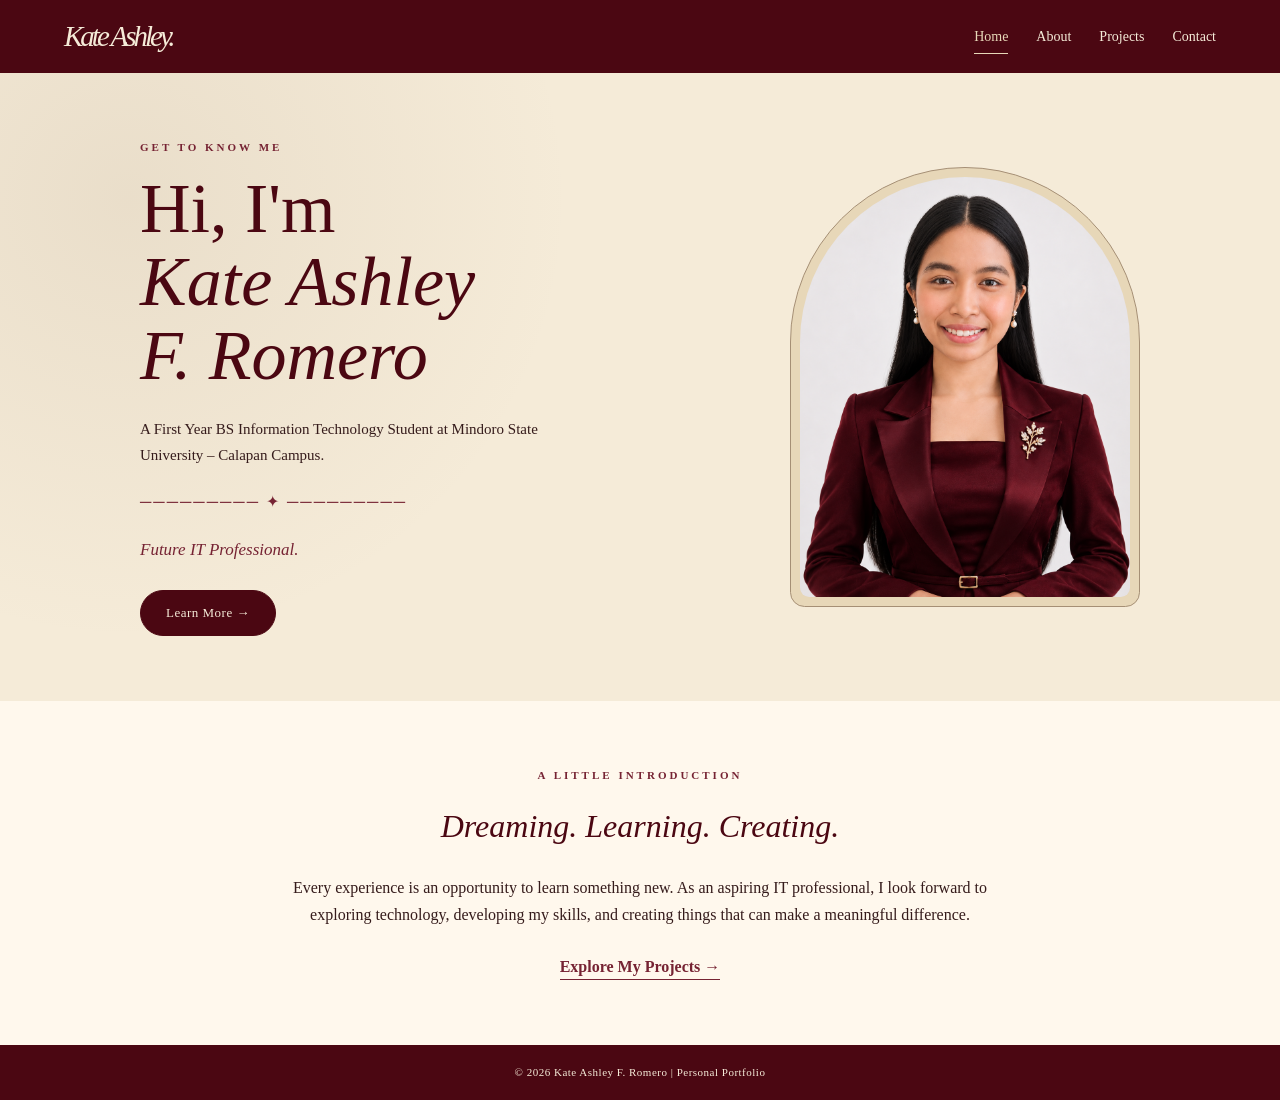
<file: index.html>
<!DOCTYPE html>
<html lang="en">
<head>
    <meta charset="UTF-8">
    <meta name="viewport" content="width=device-width, initial-scale=1.0">
    <title>Home | Kate Ashley F. Romero</title>
    <link rel="stylesheet" href="style.css">
    <link href="https://fonts.googleapis.com/css2?family=Great+Vibes&display=swap" rel="stylesheet">
</head>

<body>

    <div class="loading-screen">
    <div class="loader-content">
        <h1>Kate Ashley</h1>

        <div class="flower-loader">
            <span>✿</span>
        </div>
    </div>
</div>

    <header class="navbar">

        <a href="index.html" class="logo">Kate Ashley.</a>

        <nav>
            <a href="index.html" class="active">Home</a>
            <a href="about.html">About</a>
            <a href="projects.html">Projects</a>
            <a href="contact.html">Contact</a>
        </nav>

    </header>

    <main>

        <section class="hero">

            <div class="hero-content">

                <p class="small-label">GET TO KNOW ME</p>

                <h1>
                    Hi, I'm<br>
                    <span>Kate Ashley<br>F. Romero</span>
                </h1>

                <p class="hero-description">
                    A First Year BS Information Technology
                    Student at Mindoro State University –
                    Calapan Campus.
                </p>

                <div class="hero-divider">
                    ───────── ✦ ─────────
                </div>

                <p class="hero-quote">
                    Future IT Professional.
                </p>

                <a href="about.html" class="primary-button">
                    Learn More →
                </a>

            </div>

            <div class="hero-image">
                <img src="images/kate.jpg"
                     alt="Kate Ashley F. Romero">
            </div>

        </section>

        <section class="home-intro">

            <p class="small-label">A LITTLE INTRODUCTION</p>

            <h2>Dreaming. Learning. Creating.</h2>

            <p>
                Every experience is an opportunity to learn
                something new. As an aspiring IT professional,
                I look forward to exploring technology,
                developing my skills, and creating things
                that can make a meaningful difference.
            </p>

            <a href="projects.html" class="text-link">
                Explore My Projects →
            </a>

        </section>

    </main>

    <footer>
        <p>© 2026 Kate Ashley F. Romero | Personal Portfolio</p>
    </footer>

</body>
</html>
</file>
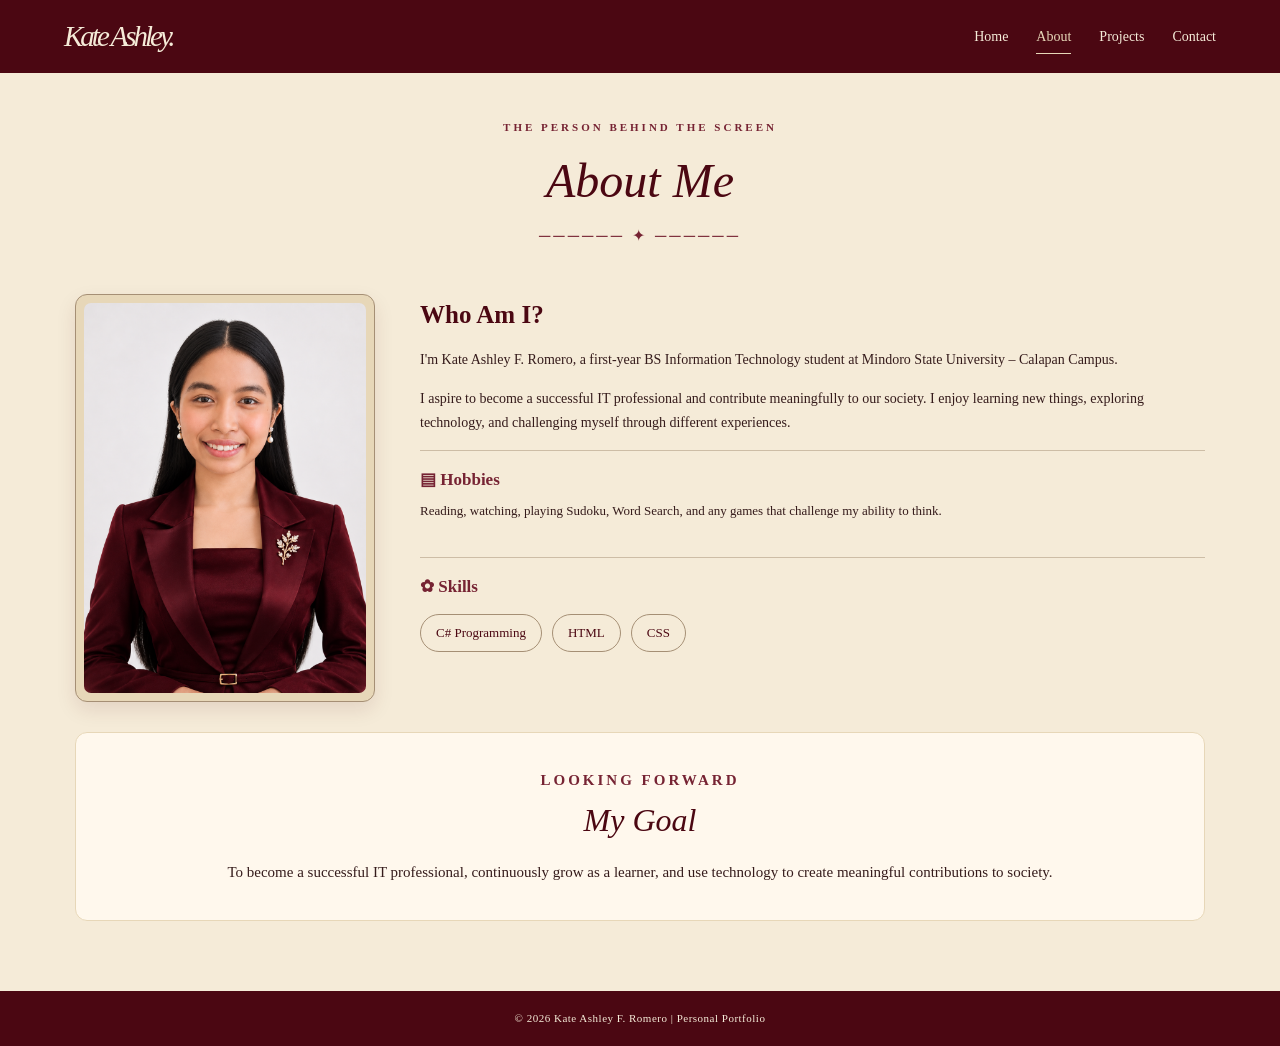
<file: about.html>
<!DOCTYPE html>
<html lang="en">
<head>
    <meta charset="UTF-8">
    <meta name="viewport" content="width=device-width, initial-scale=1.0">
    <title>About Me | Kate Ashley F. Romero</title>
    <link rel="stylesheet" href="style.css">
</head>

<body>

    <!-- NAVIGATION BAR -->
    <header class="navbar">
        <a href="index.html" class="logo">Kate Ashley.</a>

        <nav>
            <a href="index.html">Home</a>
            <a href="about.html" class="active">About</a>
            <a href="projects.html">Projects</a>
            <a href="contact.html">Contact</a>
        </nav>
    </header>

    <main class="page-container">

        <!-- PAGE HEADING -->
        <div class="page-heading">
            <p class="small-label">THE PERSON BEHIND THE SCREEN</p>
            <h1>About Me</h1>
            <div class="heading-decoration">────── ✦ ──────</div>
        </div>

        <!-- ABOUT SECTION -->
        <section class="about-layout">

            <div class="about-image">
                <img src="images/kate.jpg"
                     alt="Kate Ashley Romero">
            </div>

            <div class="about-content">

                <h2>Who Am I?</h2>

                <p>
                    I'm Kate Ashley F. Romero, a first-year
                    BS Information Technology student at
                    Mindoro State University – Calapan Campus.
                </p>

                <p>
                    I aspire to become a successful IT
                    professional and contribute meaningfully
                    to our society. I enjoy learning new
                    things, exploring technology, and
                    challenging myself through different
                    experiences.
                </p>

                <!-- HOBBIES -->
                <div class="info-block">
                    <h3>▤ Hobbies</h3>

                    <p>
                        Reading, watching, playing Sudoku,
                        Word Search, and any games that
                        challenge my ability to think.
                    </p>
                </div>

                <!-- SKILLS -->
                <div class="info-block skills-section">
                    <h3>✿ Skills</h3>

                    <div class="skills-list">
                        <span>C# Programming</span>
                        <span>HTML</span>
                        <span>CSS</span>
                    </div>
                </div>

            </div>

        </section>

        <!-- MY GOAL SECTION -->
        <section class="goal-section">
            <p class="small-label">LOOKING FORWARD</p>
            <h2>My Goal</h2>

            <p>
                To become a successful IT professional,
                continuously grow as a learner, and use
                technology to create meaningful contributions
                to society.
            </p>
        </section>

    </main>

    <!-- FOOTER -->
    <footer>
        <p>© 2026 Kate Ashley F. Romero | Personal Portfolio</p>
    </footer>

</body>
</html>
</file>
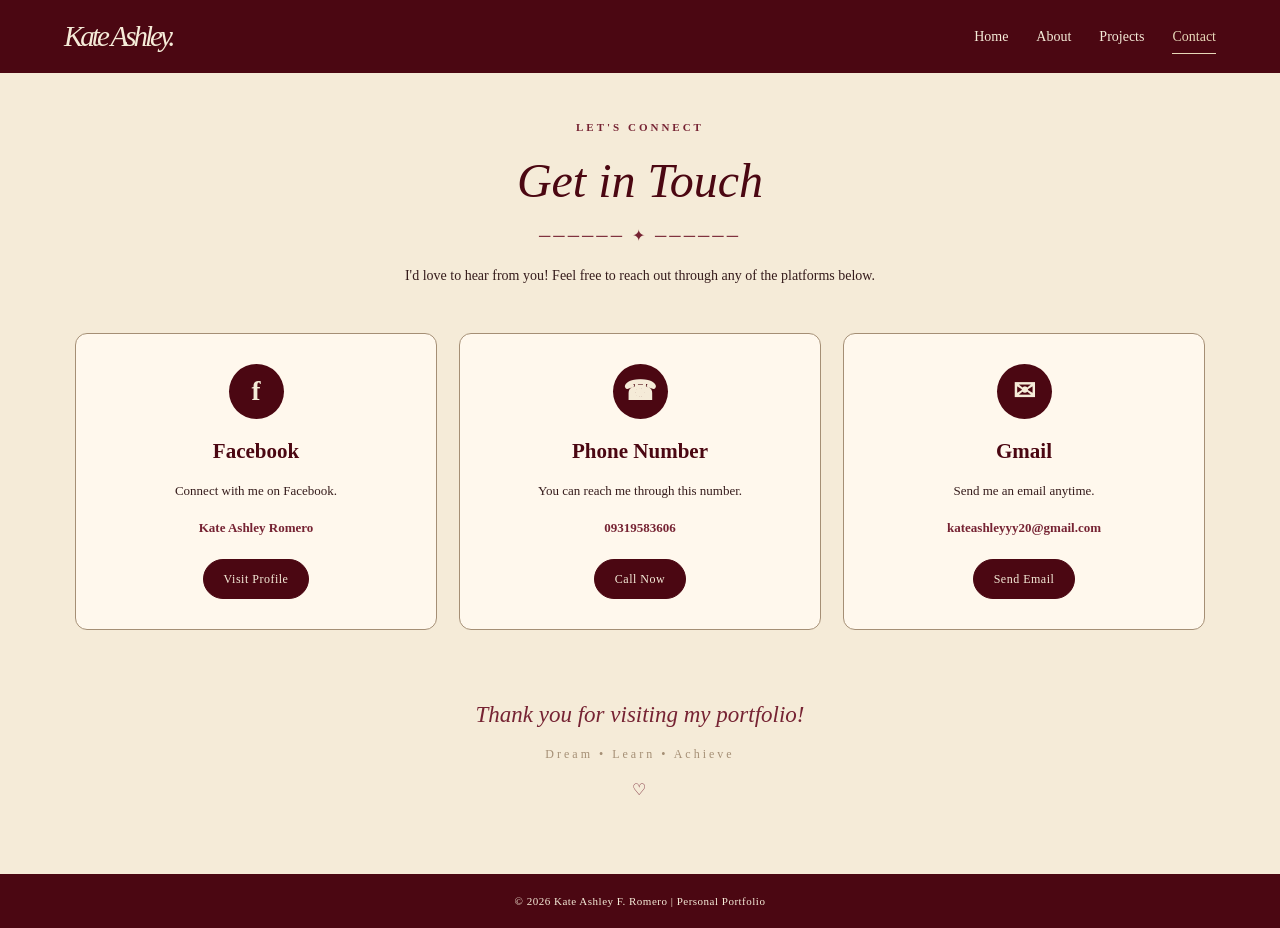
<file: contact.html>
<!DOCTYPE html>
<html lang="en">
<head>
    <meta charset="UTF-8">
    <meta name="viewport" content="width=device-width, initial-scale=1.0">
    <title>Contact | Kate Ashley F. Romero</title>
    <link rel="stylesheet" href="style.css">
</head>

<body>

    <header class="navbar">

        <a href="index.html" class="logo">Kate Ashley.</a>

        <nav>
            <a href="index.html">Home</a>
            <a href="about.html">About</a>
            <a href="projects.html">Projects</a>
            <a href="contact.html" class="active">Contact</a>
        </nav>

    </header>

    <main class="page-container contact-page">

        <div class="page-heading">

            <p class="small-label">LET'S CONNECT</p>

            <h1>Get in Touch</h1>

            <div class="heading-decoration">
                ────── ✦ ──────
            </div>

            <p class="heading-description">
                I'd love to hear from you!
                Feel free to reach out through any
                of the platforms below.
            </p>

        </div>

        <section class="contact-grid">

            <article class="contact-card">

                <div class="contact-icon">f</div>

                <h2>Facebook</h2>

                <p>
                    Connect with me on Facebook.
                </p>

                <p class="contact-detail">
                    Kate Ashley Romero
                </p>

                <a href="https://www.facebook.com/kateashleyromero"
                   target="_blank"
                   rel="noopener noreferrer"
                   class="contact-button">
                    Visit Profile
                </a>

            </article>

            <article class="contact-card">

                <div class="contact-icon">☎</div>

                <h2>Phone Number</h2>

                <p>
                    You can reach me through this number.
                </p>

                <p class="contact-detail">
                    09319583606
                </p>

                <a href="tel:09319583606"
                   class="contact-button">
                    Call Now
                </a>

            </article>

            <article class="contact-card">

                <div class="contact-icon">✉</div>

                <h2>Gmail</h2>

                <p>
                    Send me an email anytime.
                </p>

                <p class="contact-detail">
                    kateashleyyy20@gmail.com
                </p>

                <a href="mailto:kateashleyyy20@gmail.com"
                   class="contact-button">
                    Send Email
                </a>

            </article>

        </section>

        <section class="contact-ending">

            <h2>Thank you for visiting my portfolio!</h2>

            <p>
                Dream • Learn • Achieve
            </p>

            <div class="heading-decoration">♡</div>

        </section>

    </main>

    <footer>
        <p>© 2026 Kate Ashley F. Romero | Personal Portfolio</p>
    </footer>

</body>
</html>
</file>
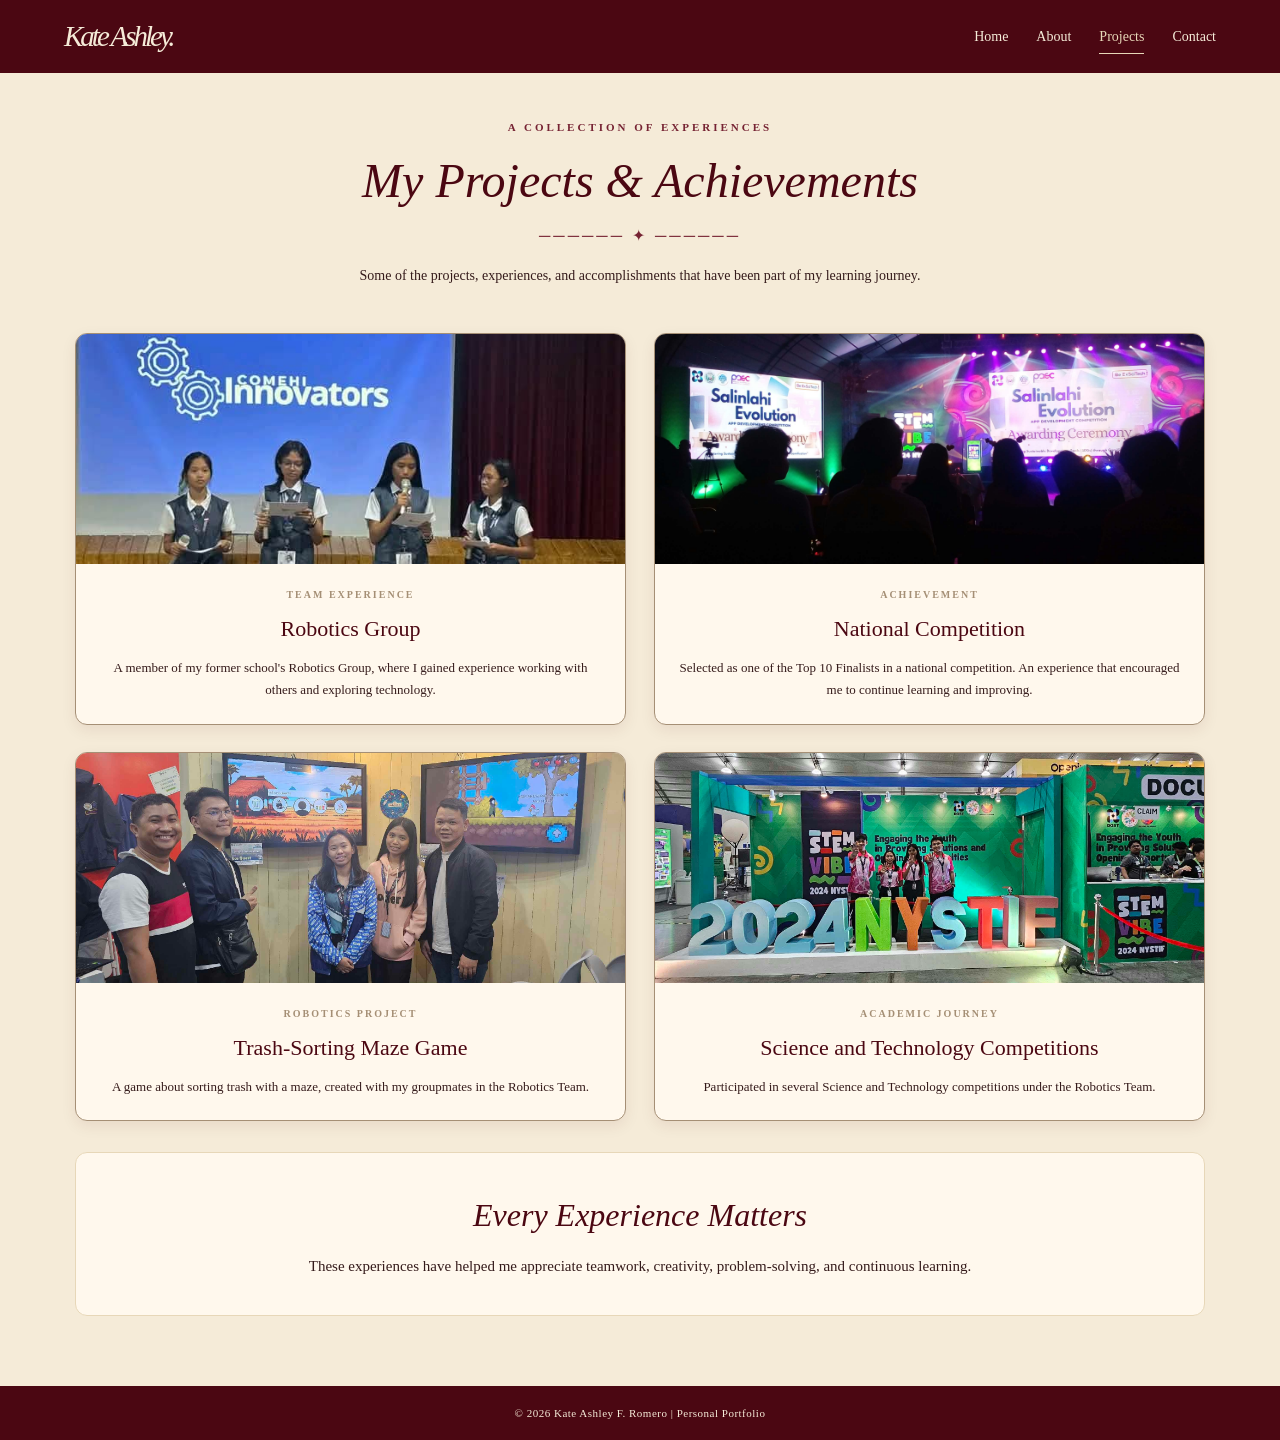
<file: projects.html>
<!DOCTYPE html>
<html lang="en">
<head>
    <meta charset="UTF-8">
    <meta name="viewport" content="width=device-width, initial-scale=1.0">
    <title>My Projects | Kate Ashley F. Romero</title>
    <link rel="stylesheet" href="style.css">
</head>

<body>

    <header class="navbar">

        <a href="index.html" class="logo">Kate Ashley.</a>

        <nav>
            <a href="index.html">Home</a>
            <a href="about.html">About</a>
            <a href="projects.html" class="active">Projects</a>
            <a href="contact.html">Contact</a>
        </nav>

    </header>

    <main class="page-container">

        <div class="page-heading">
            <p class="small-label">A COLLECTION OF EXPERIENCES</p>
            <h1>My Projects & Achievements</h1>
            <div class="heading-decoration">────── ✦ ──────</div>

            <p class="heading-description">
                Some of the projects, experiences, and
                accomplishments that have been part
                of my learning journey.
            </p>
        </div>

        <section class="project-grid">

            <article class="project-card">

                <div class="project-image">
                    <img src="images/comehi.jpg"
                         alt="Robotics group">
                </div>

                <div class="project-info">
                    <p class="project-category">TEAM EXPERIENCE</p>

                    <h2>Robotics Group</h2>

                    <p>
                        A member of my former school's
                        Robotics Group, where I gained
                        experience working with others
                        and exploring technology.
                    </p>
                </div>

            </article>

            <article class="project-card">

                <div class="project-image">
                    <img src="images/competition.jpg"
                         alt="National competition">
                </div>

                <div class="project-info">
                    <p class="project-category">ACHIEVEMENT</p>

                    <h2>National Competition</h2>

                    <p>
                        Selected as one of the Top 10
                        Finalists in a national competition.
                        An experience that encouraged me
                        to continue learning and improving.
                    </p>
                </div>

            </article>

            <article class="project-card">

                <div class="project-image">
                    <img src="images/game.jpg"
                         alt="Trash sorting maze game">
                </div>

                <div class="project-info">
                    <p class="project-category">ROBOTICS PROJECT</p>

                    <h2>Trash-Sorting Maze Game</h2>

                    <p>
                        A game about sorting trash with
                        a maze, created with my groupmates
                        in the Robotics Team.
                    </p>
                </div>

            </article>

            <article class="project-card">

                <div class="project-image">
                    <img src="images/stem.jpg"
                         alt="Mindoro State University">
                </div>

                <div class="project-info">
                    <p class="project-category">ACADEMIC JOURNEY</p>

                    <h2>Science and Technology Competitions</h2>

                    <p>
                        Participated in several Science
                        and Technology competitions
                        under the Robotics Team.
                    </p>
                </div>

            </article>

        </section>

        <section class="goal-section">

            <h2>Every Experience Matters</h2>

            <p>
                These experiences have helped me appreciate
                teamwork, creativity, problem-solving,
                and continuous learning.
            </p>

        </section>

    </main>

    <footer>
        <p>© 2026 Kate Ashley F. Romero | Personal Portfolio</p>
    </footer>

</body>
</html>
</file>
<file: style.css>
:root {
    --wine: #4B0712;
    --burgundy: #762333;
    --dark-red: #5B101D;
    --taupe: #A58F75;
    --beige: #E7D7B8;
    --cream: #F5EBD8;
    --light-cream: #FFF8ED;
    --text: #351B1B;
    --white: #FFFFFF;
}

* {
    margin: 0;
    padding: 0;
    box-sizing: border-box;
}

html {
    scroll-behavior: smooth;
}

body {
    background-color: var(--cream);
    color: var(--text);
    font-family: Georgia, 'Times New Roman', serif;
    line-height: 1.7;
    overflow-x: hidden;
}

img {
    display: block;
    max-width: 100%;
}

a {
    text-decoration: none;
}


/* ANIMATIONS */

@keyframes fadeIn {
    from {
        opacity: 0;
    }

    to {
        opacity: 1;
    }
}

@keyframes slideUp {
    from {
        opacity: 0;
        transform: translateY(35px);
    }

    to {
        opacity: 1;
        transform: translateY(0);
    }
}

@keyframes slideDown {
    from {
        opacity: 0;
        transform: translateY(-25px);
    }

    to {
        opacity: 1;
        transform: translateY(0);
    }
}

@keyframes zoomIn {
    from {
        opacity: 0;
        transform: scale(0.94);
    }

    to {
        opacity: 1;
        transform: scale(1);
    }
}

@keyframes float {
    0%, 100% {
        transform: translateY(0);
    }

    50% {
        transform: translateY(-8px);
    }
}

@keyframes loading {
    0% {
        transform: scaleX(0);
    }

    100% {
        transform: scaleX(1);
    }
}

@keyframes typing {
    from {
        width: 0;
    }

    to {
        width: 100%;
    }
}

@keyframes blink {
    50% {
        border-color: transparent;
    }
}

.fade-in {
    animation: fadeIn 1.2s ease both;
}

.slide-up {
    animation: slideUp 1s ease both;
}

.zoom-in {
    animation: zoomIn 1s ease both;
}


/* NAVIGATION BAR */

.navbar {
    background-color: var(--wine);
    min-height: 65px;
    padding: 12px 5%;
    display: flex;
    justify-content: space-between;
    align-items: center;
    gap: 20px;
    animation: slideDown 0.8s ease both;
    position: relative;
    z-index: 10;
}

.logo {
    color: var(--cream);
    font-size: 29px;
    font-style: italic;
    font-weight: normal;
    letter-spacing: -3px;
    transition: 0.3s ease;
}

.logo:hover {
    color: var(--beige);
    transform: scale(1.1);
}

.navbar nav {
    display: flex;
    align-items: center;
    gap: 28px;
}

.navbar nav a {
    color: var(--cream);
    font-size: 14px;
    position: relative;
    transition: 0.3s ease;
}

.navbar nav a::after {
    content: "";
    position: absolute;
    width: 0;
    height: 1px;
    left: 0;
    bottom: -5px;
    background-color: var(--beige);
    transition: width 0.3s ease;
}

.navbar nav a:hover::after,
.navbar nav a.active::after {
    width: 100%;
}

.navbar nav a:hover,
.navbar nav a.active {
    color: var(--beige);
}


/* BUTTONS */

.primary-button,
.enter-button,
.contact-button {
    display: inline-block;
    background-color: var(--wine);
    color: var(--cream);
    padding: 11px 25px;
    border-radius: 30px;
    font-size: 13px;
    letter-spacing: 0.5px;
    transition: all 0.3s ease;
    border: 1px solid var(--wine);
}

.primary-button:hover,
.enter-button:hover,
.contact-button:hover {
    background-color: var(--burgundy);
    color: var(--white);
    transform: translateY(-4px);
    box-shadow: 0 7px 15px rgba(75, 7, 18, 0.2);
}


/* HOME PAGE */

.hero {
    min-height: 620px;
    padding: 65px 10%;
    display: flex;
    justify-content: center;
    align-items: center;
    gap: 70px;
    background:
        radial-gradient(
            circle at 10% 20%,
            rgba(165, 143, 117, 0.14),
            transparent 35%
        ),
        var(--cream);
}

.hero-content {
    flex: 1;
    max-width: 580px;
    animation: slideUp 1.1s ease both;
}

.small-label {
    color: var(--burgundy);
    font-size: 11px;
    letter-spacing: 3px;
    font-weight: bold;
    margin-bottom: 15px;
}

.hero h1 {
    color: var(--wine);
    font-size: clamp(42px, 6vw, 70px);
    line-height: 1.05;
    font-weight: normal;
    margin-bottom: 25px;
}

.hero h1 span {
    font-style: italic;
}

.hero-description {
    font-size: 15px;
    max-width: 420px;
    margin-bottom: 20px;
}

.hero-divider {
    color: var(--burgundy);
    margin: 20px 0;
    letter-spacing: 2px;
}

.hero-quote {
    color: var(--burgundy);
    font-style: italic;
    margin-bottom: 25px;
    font-size: 17px;
}

.hero-image {
    width: 350px;
    height: 440px;
    flex-shrink: 0;
    padding: 9px;
    border: 1px solid var(--taupe);
    border-radius: 180px 180px 15px 15px;
    background-color: var(--beige);
    animation: zoomIn 1.2s ease both;
}

.hero-image img {
    width: 100%;
    height: 100%;
    object-fit: cover;
    border-radius: 180px 180px 10px 10px;
    transition: transform 0.6s ease;
}

.hero-image:hover img {
    transform: scale(1.03);
}

.home-intro {
    background-color: var(--light-cream);
    text-align: center;
    padding: 65px 20%;
    animation: slideUp 1s ease both;
}

.home-intro h2 {
    color: var(--wine);
    font-size: 32px;
    font-style: italic;
    font-weight: normal;
    margin-bottom: 20px;
}

.home-intro p:not(.small-label) {
    max-width: 700px;
    margin: 0 auto 25px;
}

.text-link {
    color: var(--burgundy);
    font-weight: bold;
    border-bottom: 1px solid var(--burgundy);
    padding-bottom: 4px;
    transition: 0.3s ease;
}

.text-link:hover {
    color: var(--taupe);
}


/* GENERAL PAGE LAYOUT */

.page-container {
    width: 100%;
    max-width: 1200px;
    padding: 45px 35px 70px;
    margin: auto;
}

.page-heading {
    text-align: center;
    margin-bottom: 45px;
    animation: slideUp 1s ease both;
}

.page-heading h1 {
    color: var(--wine);
    font-size: clamp(32px, 5vw, 48px);
    font-style: italic;
    font-weight: normal;
    line-height: 1.2;
}

.heading-decoration {
    color: var(--burgundy);
    margin-top: 12px;
    letter-spacing: 3px;
}

.heading-description {
    max-width: 620px;
    margin: 15px auto 0;
    font-size: 14px;
}


/* ABOUT PAGE */

.about-layout {
    display: grid;
    grid-template-columns: 300px minmax(0, 1fr);
    gap: 45px;
    align-items: start;
    animation: fadeIn 1.2s ease both;
}

.about-image {
    padding: 8px;
    border: 1px solid var(--taupe);
    border-radius: 12px;
    background-color: var(--beige);
    box-shadow: 0 8px 20px rgba(75, 7, 18, 0.1);
    animation: zoomIn 1s ease both;
}

.about-image img {
    width: 100%;
    height: 390px;
    object-fit: cover;
    border-radius: 7px;
    transition: transform 0.5s ease;
}

.about-image:hover img {
    transform: scale(1.02);
}

.about-content h2 {
    color: var(--wine);
    font-size: 25px;
    margin-bottom: 12px;
}

.about-content > p {
    margin-bottom: 15px;
    font-size: 14px;
}

.info-block {
    border-top: 1px solid rgba(165, 143, 117, 0.5);
    padding: 15px 0;
}

.info-block h3 {
    color: var(--burgundy);
    font-size: 17px;
    margin-bottom: 5px;
}

.info-block p,
.info-block li {
    font-size: 13px;
}

.info-block ul {
    padding-left: 20px;
}


/* MY GOAL SECTION */

.goal-section {
    grid-column: 1 / -1;
    width: 100%;
    min-height: 100px;
    padding: 35px 60px;
    margin-top: 30px;
    box-sizing: border-box;

    background-color: var(--light-cream);
    border: 1px solid var(--beige);
    border-radius: 12px;

    display: flex;
    flex-direction: column;
    justify-content: center;
    align-items: center;
    text-align: center;

    animation: slideUp 1s ease both;
}

.goal-section h2 {
    color: var(--wine);
    font-size: 32px;
    font-style: italic;
    font-weight: normal;
    margin-bottom: 12px;
}

.goal-section p {
    max-width: 850px;
    margin: auto;
    font-size: 15px;
    line-height: 1.7;
}


/* PROJECTS PAGE */

.project-grid {
    display: grid;
    grid-template-columns: repeat(2, minmax(0, 1fr));
    gap: 28px;
}

.project-card {
    background-color: var(--light-cream);
    border: 1px solid var(--taupe);
    border-radius: 12px;
    overflow: hidden;
    box-shadow: 0 5px 15px rgba(75, 7, 18, 0.08);
    animation: zoomIn 0.8s ease both;
    transition: transform 0.4s ease, box-shadow 0.4s ease;
}

.project-card:nth-child(2) {
    animation-delay: 0.15s;
}

.project-card:nth-child(3) {
    animation-delay: 0.3s;
}

.project-card:nth-child(4) {
    animation-delay: 0.45s;
}

.project-card:hover {
    transform: translateY(-8px);
    box-shadow: 0 12px 25px rgba(75, 7, 18, 0.15);
}

.project-image {
    height: 230px;
    overflow: hidden;
    background-color: var(--beige);
}

.project-image img {
    width: 100%;
    height: 100%;
    object-fit: cover;
    transition: transform 0.6s ease;
}

.project-card:hover .project-image img {
    transform: scale(1.06);
}

.project-info {
    padding: 22px;
    text-align: center;
}

.project-category {
    color: var(--taupe);
    font-size: 10px;
    letter-spacing: 2px;
    margin-bottom: 7px;
    font-weight: bold;
}

.project-info h2 {
    color: var(--wine);
    font-size: 22px;
    font-weight: normal;
    margin-bottom: 10px;
}

.project-info p:not(.project-category) {
    font-size: 13px;
}


/* CONTACT PAGE */

.contact-page {
    min-height: 75vh;
}

.contact-grid {
    display: grid;
    grid-template-columns: repeat(3, minmax(0, 1fr));
    gap: 22px;
}

.contact-card {
    background-color: var(--light-cream);
    border: 1px solid var(--taupe);
    border-radius: 12px;
    padding: 30px 18px;
    text-align: center;
    min-width: 0;
    transition: all 0.4s ease;
    animation: zoomIn 0.8s ease both;
}

.contact-card:nth-child(2) {
    animation-delay: 0.2s;
}

.contact-card:nth-child(3) {
    animation-delay: 0.4s;
}

.contact-card:hover {
    transform: translateY(-8px);
    box-shadow: 0 10px 25px rgba(75, 7, 18, 0.15);
}

.contact-icon {
    width: 55px;
    height: 55px;
    margin: 0 auto 15px;
    display: flex;
    justify-content: center;
    align-items: center;
    border-radius: 50%;
    background-color: var(--wine);
    color: var(--cream);
    font-size: 27px;
    font-weight: bold;
    transition: transform 0.4s ease;
}

.contact-card:hover .contact-icon {
    transform: rotate(8deg) scale(1.08);
}

.contact-card h2 {
    color: var(--wine);
    font-size: 21px;
    margin-bottom: 10px;
}

.contact-card p {
    font-size: 13px;
    margin-bottom: 12px;
}

.contact-card .contact-detail {
    color: var(--burgundy);
    font-weight: bold;
    overflow-wrap: anywhere;
    margin: 15px 0 20px;
}

.contact-button {
    font-size: 12px;
    padding: 9px 20px;
}

.contact-ending {
    text-align: center;
    margin-top: 65px;
    animation: fadeIn 1.5s ease both;
}

.contact-ending h2 {
    color: var(--burgundy);
    font-size: 23px;
    font-style: italic;
    font-weight: normal;
}

.contact-ending p {
    color: var(--taupe);
    font-size: 12px;
    letter-spacing: 3px;
    margin-top: 10px;
}


/* FOOTER */

footer {
    background-color: var(--wine);
    color: var(--cream);
    padding: 18px 15px;
    text-align: center;
    font-size: 11px;
    letter-spacing: 0.5px;
}


/* TABLET RESPONSIVENESS */

@media screen and (max-width: 850px) {

    .hero {
        padding: 55px 6%;
        gap: 35px;
    }

    .hero-image {
        width: 290px;
        height: 380px;
    }

    .about-layout {
        grid-template-columns: 240px minmax(0, 1fr);
        gap: 25px;
    }

    .about-image img {
        height: 340px;
    }

    .contact-grid {
        grid-template-columns: 1fr 1fr;
    }

}


/* MOBILE RESPONSIVENESS */

@media screen and (max-width: 600px) {

    .navbar {
        flex-direction: column;
        padding: 15px 10px;
        gap: 12px;
    }

    .navbar nav {
        justify-content: center;
        flex-wrap: wrap;
        gap: 17px;
    }

    .navbar nav a {
        font-size: 12px;
    }

    .hero {
        flex-direction: column-reverse;
        text-align: center;
        padding: 45px 20px;
        gap: 30px;
    }

    .hero-content {
        width: 100%;
    }

    .hero-description {
        margin-left: auto;
        margin-right: auto;
    }

    .hero-image {
        width: 240px;
        height: 310px;
    }

    .home-intro {
        padding: 45px 25px;
    }

    .home-intro h2 {
        font-size: 27px;
    }

    .page-container {
        padding: 35px 18px 50px;
    }

    .page-heading {
        margin-bottom: 30px;
    }

    .about-layout {
        grid-template-columns: 1fr;
    }

    .about-image {
        max-width: 280px;
        width: 100%;
        margin: 0 auto;
    }

    .about-image img {
        height: 340px;
    }

    .project-grid {
        grid-template-columns: 1fr;
    }

    .project-image {
        height: 220px;
    }

    .contact-grid {
        grid-template-columns: 1fr;
        max-width: 380px;
        margin: auto;
    }

    .goal-section {
        grid-column: 1 / -1;
        width: 100%;
        min-height: 280px;
        padding: 40px 20px;
        margin-top: 30px;
    }

    .goal-section h2 {
        font-size: 29px;
    }

    .goal-section p {
        font-size: 14px;
    }

}


/* REDUCED MOTION */

@media (prefers-reduced-motion: reduce) {

    *,
    *::before,
    *::after {
        animation-duration: 0.01ms !important;
        animation-iteration-count: 1 !important;
        transition-duration: 0.01ms !important;
        scroll-behavior: auto !important;
    }

}


/* FLOWER LOADING SCREEN */

.loading-screen {
    position: fixed;
    inset: 0;
    background: #4B0712;
    display: flex;
    justify-content: center;
    align-items: center;
    z-index: 9999;
    animation: hideLoader 0.6s ease 2s forwards;
}

.loader-content {
    text-align: center;
    animation: fadeIn 0.5s ease;
}

.loader-content h1 {
    color: #F5EBD8;
    font-family: 'Great Vibes', cursive;
    font-size: 65px;
    font-weight: normal;
    letter-spacing: 1px;
}

.flower-loader {
    margin-top: 20px;
    color: #E7D7B8;
    font-size: 45px;
    animation: flowerSpin 2s linear infinite;
}

@keyframes flowerSpin {
    from {
        transform: rotate(0deg);
    }

    to {
        transform: rotate(360deg);
    }
}

@keyframes hideLoader {
    to {
        opacity: 0;
        visibility: hidden;
        pointer-events: none;
    }
}

@keyframes fadeIn {
    from {
        opacity: 0;
        transform: translateY(15px);
    }

    to {
        opacity: 1;
        transform: translateY(0);
    }
}


/* COMPACT SKILLS */

.skills-section {
    margin-top: 20px;
}

.skills-list {
    display: flex;
    flex-wrap: wrap;
    gap: 10px;
    margin-top: 12px;
}

.skills-list span {
    background: #F5EBD8;
    color: #4B0712;
    border: 1px solid #A58F75;
    padding: 7px 15px;
    border-radius: 20px;
    font-size: 13px;
    transition: 0.3s ease;
}

.skills-list span:hover {
    background: #4B0712;
    color: #FFF8ED;
    transform: translateY(-3px);
}
</file>
